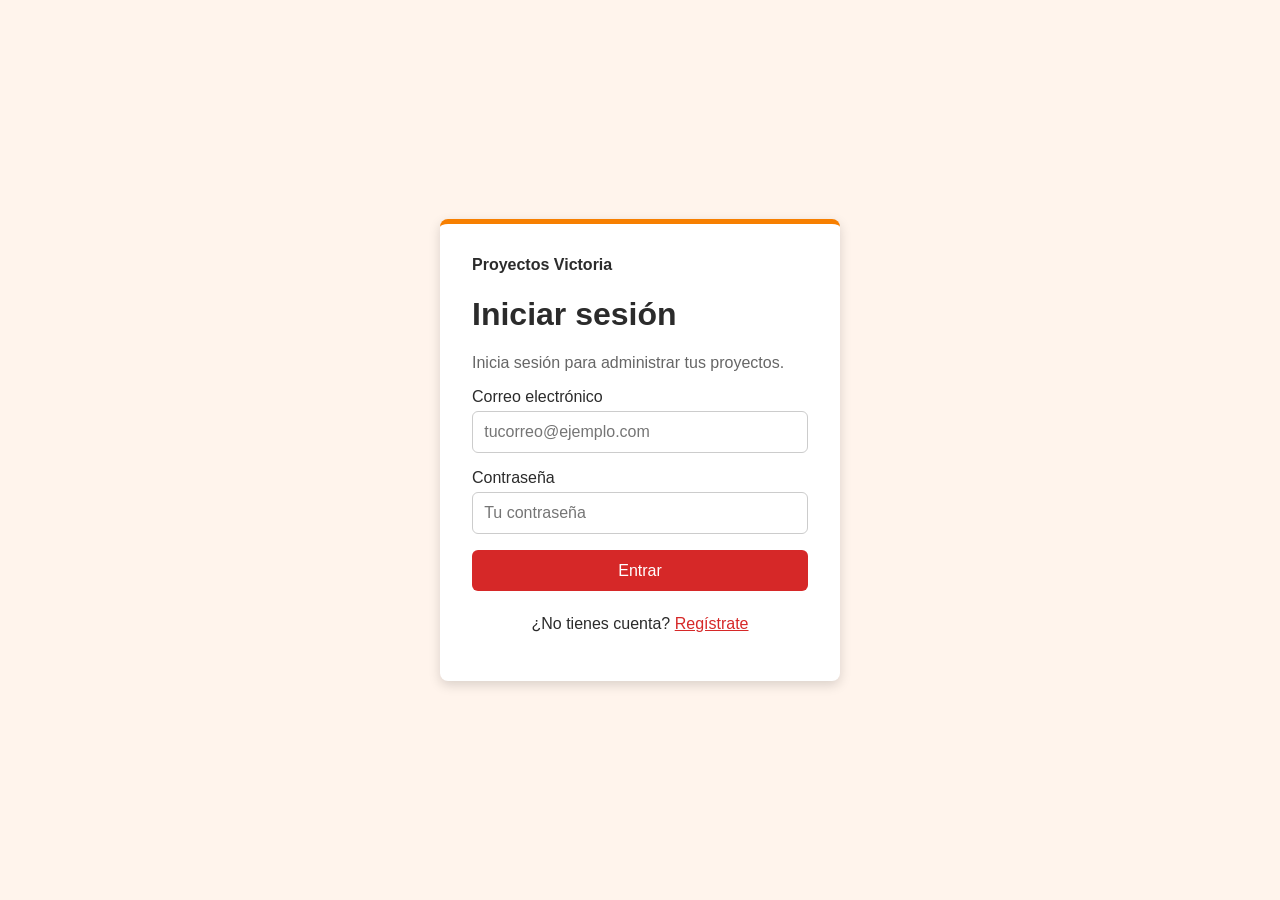
<file: backoffice/index.html>
<!DOCTYPE html>
<html lang="es">
<head>
  <meta charset="UTF-8">
  <meta name="viewport" content="width=device-width, initial-scale=1">
  <meta http-equiv="refresh" content="0; url=login.html">
  <title>Proyectos Victoria</title>
</head>
<body>
  <p><a href="login.html">Ir a iniciar sesión</a></p>
</body>
</html>
</file>
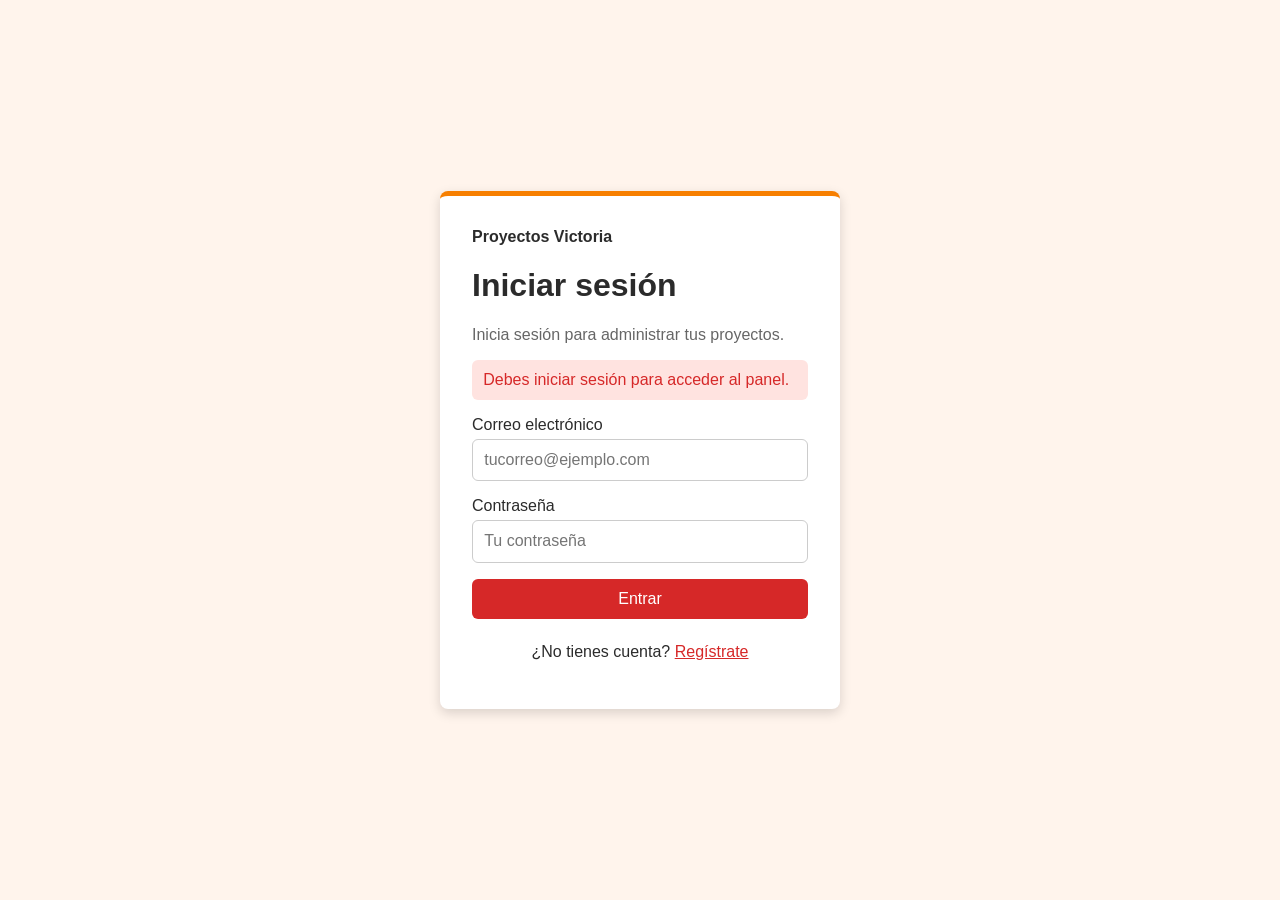
<file: backoffice/home.html>
<!DOCTYPE html>
<html lang="es">
<head>
  <meta charset="UTF-8">
  <meta name="viewport" content="width=device-width, initial-scale=1">
  <meta name="robots" content="noindex">
  <title>Proyectos Victoria</title>
  <noscript><meta http-equiv="refresh" content="0; url=login.html?acceso=denegado"></noscript>
  <link rel="stylesheet" href="css/styles.css">
</head>
<body class="auth-checking">
  <header class="topbar">
    <div class="brand">
      <span>Proyectos Victoria</span>
    </div>
    <button id="logout" class="btn btn--ghost" type="button">Cerrar sesión</button>
  </header>

  <main id="auth-status" class="container" hidden>
    <p id="auth-status-message" class="alert" role="alert"></p>
    <button id="retry-auth" class="btn" type="button">Reintentar</button>
  </main>

  <main class="container">
    <div class="section-heading">
      <div>
        <h1>Mis proyectos</h1>
        <p id="welcome" class="card__subtitle">Administra tus proyectos de forma sencilla.</p>
      </div>
      <button id="show-project-form" class="btn" type="button">Agregar proyecto</button>
    </div>

    <p id="project-alert" class="alert" role="alert" hidden></p>

    <form id="project-form" class="project-form" hidden>
      <h2 id="project-form-title">Nuevo proyecto</h2>
      <input id="project-id" type="hidden">
      <div class="field">
        <label for="title">Título</label>
        <input id="title" name="title" required>
      </div>
      <div class="field">
        <label for="description">Descripción</label>
        <textarea id="description" name="description" rows="4" required></textarea>
      </div>
      <div class="field">
        <label for="technologies">Tecnologías (separadas por comas)</label>
        <input id="technologies" name="technologies" placeholder="React, Node.js">
      </div>
      <div class="field">
        <label for="repository">Repositorio</label>
        <input id="repository" name="repository" type="url" placeholder="https://github.com/usuario/proyecto">
      </div>
      <div class="field">
        <label for="images">URLs de imágenes (separadas por comas)</label>
        <input id="images" name="images" placeholder="https://ejemplo.com/captura.png">
      </div>
      <div class="form-actions">
        <button id="save-project" class="btn" type="submit">Guardar</button>
        <button id="cancel-project" class="btn btn--ghost" type="button">Cancelar</button>
      </div>
    </form>

    <section id="projects-grid" class="grid" aria-label="Proyectos registrados"></section>
  </main>

  <script src="js/app.js" defer></script>
</body>
</html>
</file>
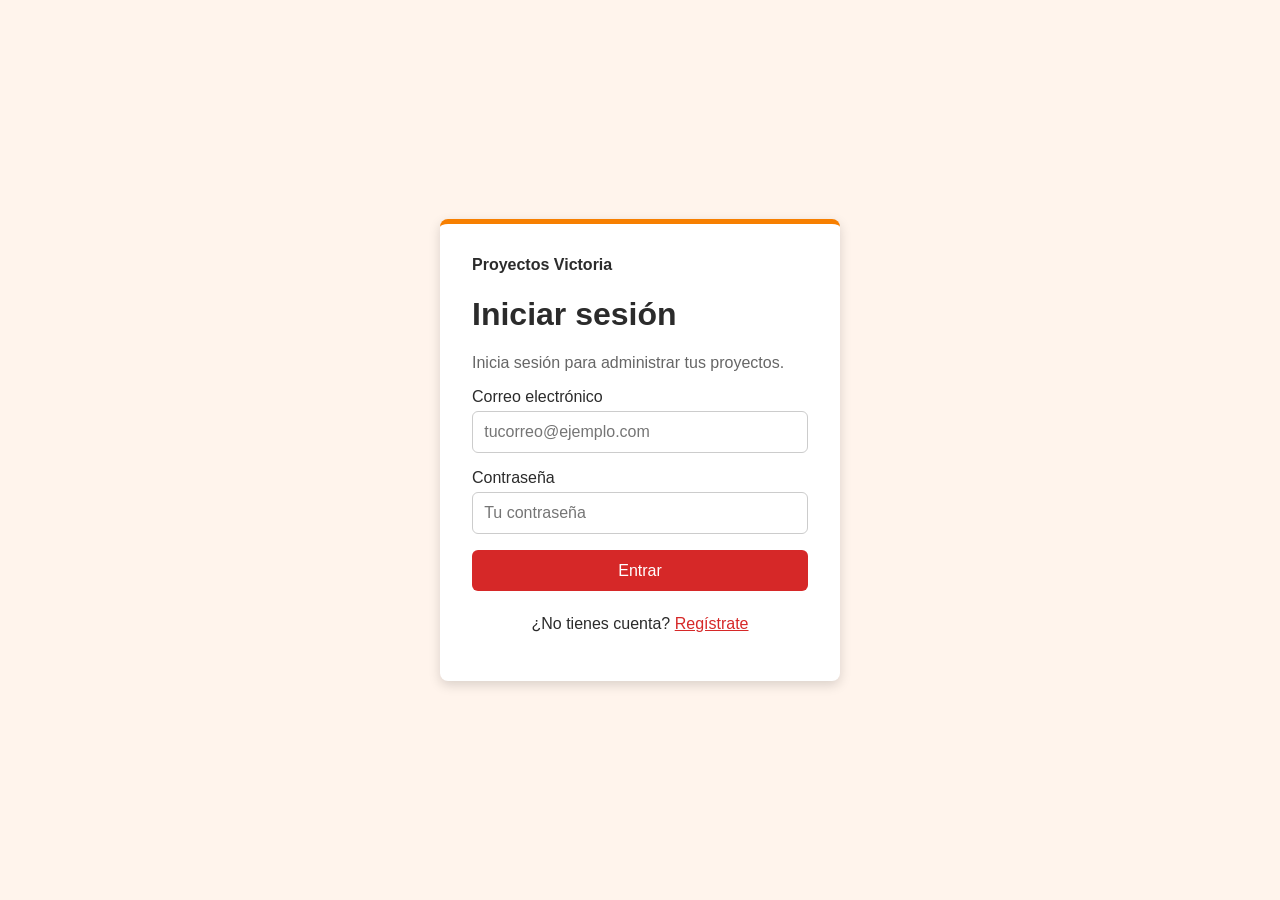
<file: backoffice/login.html>
<!DOCTYPE html>
<html lang="es">
<head>
  <meta charset="UTF-8">
  <meta name="viewport" content="width=device-width, initial-scale=1">
  <meta name="description" content="Inicia sesión en Proyectos Victoria.">
  <title>Iniciar sesión · Proyectos Victoria</title>
  <link rel="stylesheet" href="css/styles.css">
</head>
<body class="auth">
  <main class="card">
    <div class="brand">
      <span>Proyectos Victoria</span>
    </div>

    <h1>Iniciar sesión</h1>
    <p class="card__subtitle">Inicia sesión para administrar tus proyectos.</p>

    <p id="aviso" class="alert" role="alert" hidden>
      Debes iniciar sesión para acceder al panel.
    </p>

    <form id="login-form" class="form">
      <div class="field">
        <label for="email">Correo electrónico</label>
        <input type="email" id="email" name="email" placeholder="tucorreo@ejemplo.com"
               autocomplete="email" required>
      </div>

      <div class="field">
        <label for="password">Contraseña</label>
        <input type="password" id="password" name="password" placeholder="Tu contraseña"
               autocomplete="current-password" minlength="6" required>
      </div>

      <button id="login-submit" type="submit" class="btn btn--block">Entrar</button>
    </form>

    <p class="card__footer">
      ¿No tienes cuenta? <a href="register.html">Regístrate</a>
    </p>
  </main>

  <script src="js/app.js" defer></script>
</body>
</html>
</file>
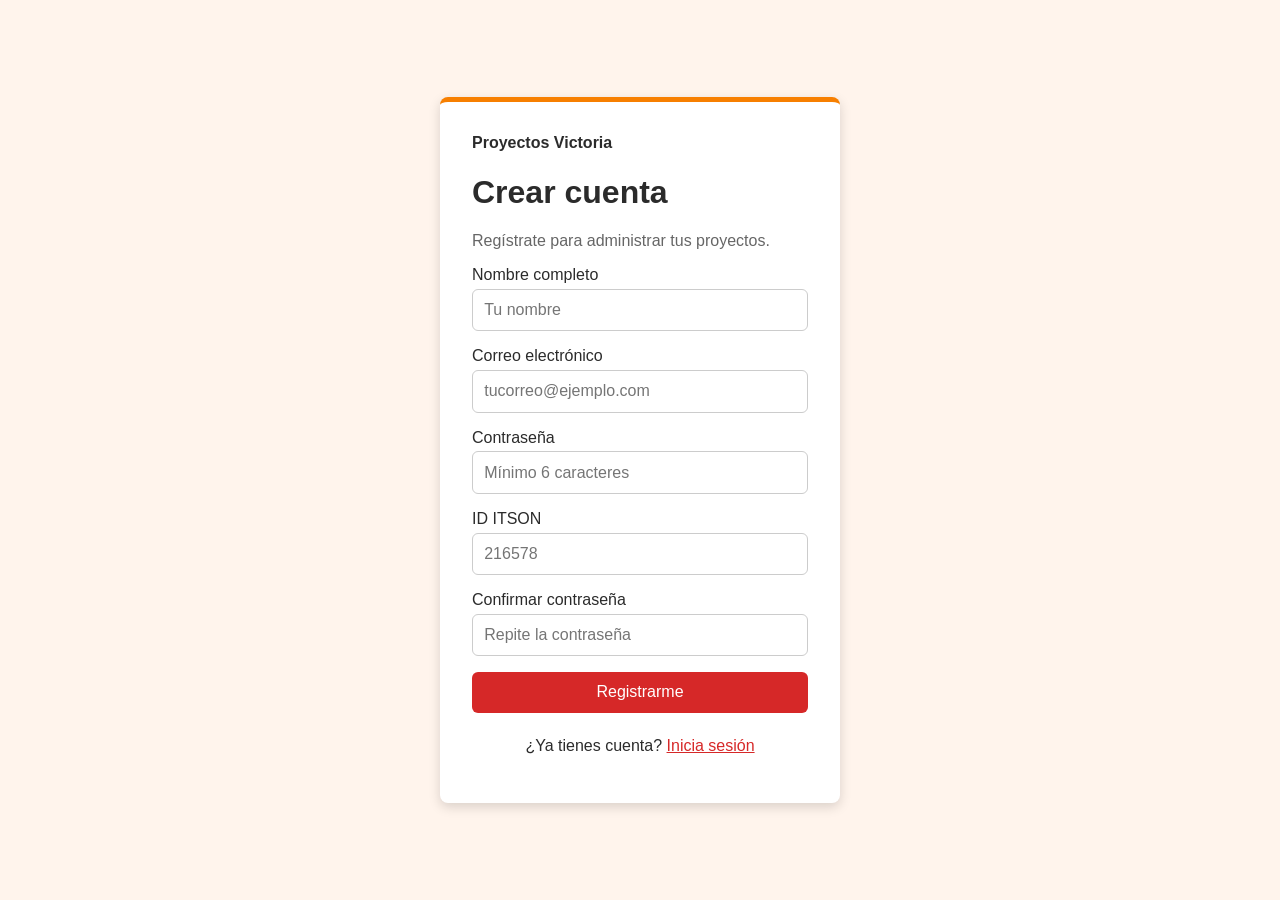
<file: backoffice/register.html>
<!DOCTYPE html>
<html lang="es">
<head>
  <meta charset="UTF-8">
  <meta name="viewport" content="width=device-width, initial-scale=1">
  <meta name="description" content="Crea una cuenta en Proyectos Victoria.">
  <title>Crear cuenta · Proyectos Victoria</title>
  <link rel="stylesheet" href="css/styles.css">
</head>
<body class="auth">
  <main class="card">
    <div class="brand">
      <span>Proyectos Victoria</span>
    </div>

    <h1>Crear cuenta</h1>
    <p class="card__subtitle">Regístrate para administrar tus proyectos.</p>

    <p id="register-alert" class="alert" role="alert" hidden></p>

    <form id="register-form" class="form">
      <div class="field">
        <label for="name">Nombre completo</label>
        <input type="text" id="name" name="name" placeholder="Tu nombre"
               autocomplete="name" minlength="6" required>
      </div>

      <div class="field">
        <label for="email">Correo electrónico</label>
        <input type="email" id="email" name="email" placeholder="tucorreo@ejemplo.com"
               autocomplete="email" required>
      </div>

      <div class="field">
        <label for="password">Contraseña</label>
        <input type="password" id="password" name="password" placeholder="Mínimo 6 caracteres"
               autocomplete="new-password" minlength="6" required>
      </div>

      <div class="field">
        <label for="itsonId">ID ITSON</label>
        <input type="text" id="itsonId" name="itsonId" placeholder="216578"
               inputmode="numeric" pattern="[0-9]{6}" maxlength="6" required>
      </div>

      <div class="field">
        <label for="confirm">Confirmar contraseña</label>
        <input type="password" id="confirm" name="confirm" placeholder="Repite la contraseña"
               autocomplete="new-password" minlength="6" required>
      </div>

      <button id="register-submit" type="submit" class="btn btn--block">Registrarme</button>
    </form>

    <p class="card__footer">
      ¿Ya tienes cuenta? <a href="login.html">Inicia sesión</a>
    </p>
  </main>
  <script src="js/app.js" defer></script>
</body>
</html>
</file>
<file: backoffice/css/styles.css>
:root {
  --rojo: #d62828;
  --naranja: #f77f00;
  --fondo: #fff4ec;
  --texto: #2b2b2b;
}

* {
  box-sizing: border-box;
}

body {
  margin: 0;
  font-family: Arial, sans-serif;
  color: var(--texto);
  background: var(--fondo);
}

a {
  color: var(--rojo);
}

/* Login y Register */
.auth {
  min-height: 100vh;
  display: grid;
  place-items: center;
  padding: 1rem;
}

.card {
  width: 100%;
  max-width: 400px;
  padding: 2rem;
  background: #fff;
  border-top: 5px solid var(--naranja);
  border-radius: 8px;
  box-shadow: 0 4px 12px rgba(0, 0, 0, 0.15);
}

.brand {
  font-weight: bold;
  margin-bottom: 1rem;
}

.brand__logo {
  margin-right: 0.4rem;
}

.card__subtitle {
  color: #666;
}

.alert--success {
  color: #216e39;
  background: #dcf5e3;
}

/* Formularios */
.form {
  display: grid;
  gap: 1rem;
}

.field {
  display: grid;
  gap: 0.3rem;
}

.field input {
  padding: 0.7rem;
  font-size: 1rem;
  border: 1px solid #ccc;
  border-radius: 6px;
}

.field input:focus {
  outline: 2px solid var(--naranja);
}

.btn {
  display: inline-block;
  padding: 0.7rem 1rem;
  font-size: 1rem;
  color: #fff;
  text-decoration: none;
  text-align: center;
  background: var(--rojo);
  border: none;
  border-radius: 6px;
  cursor: pointer;
}

.btn:hover {
  background: var(--naranja);
  color: #fff;
}

.btn--block {
  width: 100%;
}

.btn--ghost {
  background: transparent;
  color: var(--rojo);
  border: 1px solid var(--rojo);
}

.alert {
  padding: 0.7rem;
  color: var(--rojo);
  background: #ffe3e0;
  border-radius: 6px;
}

.alert[hidden] {
  display: none;
}

.card__footer {
  margin-top: 1.5rem;
  text-align: center;
}

/* Home */
.auth-checking > .topbar,
.auth-checking > .container:not(#auth-status) {
  display: none;
}

.auth-checking > #auth-status:not([hidden]) {
  display: block;
}

.topbar {
  display: flex;
  justify-content: space-between;
  align-items: center;
  padding: 1rem;
  background: #fff;
  border-bottom: 4px solid var(--rojo);
}

.container {
  max-width: 1000px;
  margin: 0 auto;
  padding: 1.5rem 1rem;
}

.grid {
  display: grid;
  gap: 1rem;
  grid-template-columns: repeat(auto-fit, minmax(220px, 1fr));
}

textarea {
  padding: 0.7rem;
  font-size: 1rem;
  border: 1px solid #ccc;
  border-radius: 6px;
  resize: vertical;
  font-family: Arial, sans-serif;
}

.section-heading {
  display: flex;
  justify-content: space-between;
  align-items: center;
  gap: 1rem;
  margin-bottom: 1rem;
}

.project-form {
  display: grid;
  gap: 1rem;
  margin-bottom: 1.5rem;
  padding: 1.25rem;
  background: #fff;
  border-left: 4px solid var(--naranja);
  border-radius: 6px;
}

.project-form[hidden] {
  display: none;
}

.form-actions,
.project-actions {
  display: flex;
  gap: 0.75rem;
  flex-wrap: wrap;
}

.project-card {
  display: flex;
  flex-direction: column;
  gap: 0.75rem;
  min-height: 220px;
  padding: 1rem;
  background: #fff;
  border-left: 4px solid var(--naranja);
  border-radius: 6px;
}

.project-card h2,
.project-description,
.project-technologies {
  margin: 0;
}

.project-link {
  font-weight: bold;
}

.project-image {
  width: 100%;
  max-height: 200px;
  object-fit: cover;
  border-radius: 6px;
}

.project-actions {
  margin-top: auto;
}

.project-actions .btn {
  flex: 1;
}

@media (max-width: 520px) {
  .section-heading {
    align-items: stretch;
    flex-direction: column;
  }

  .topbar {
    gap: 0.75rem;
  }
}
</file>
